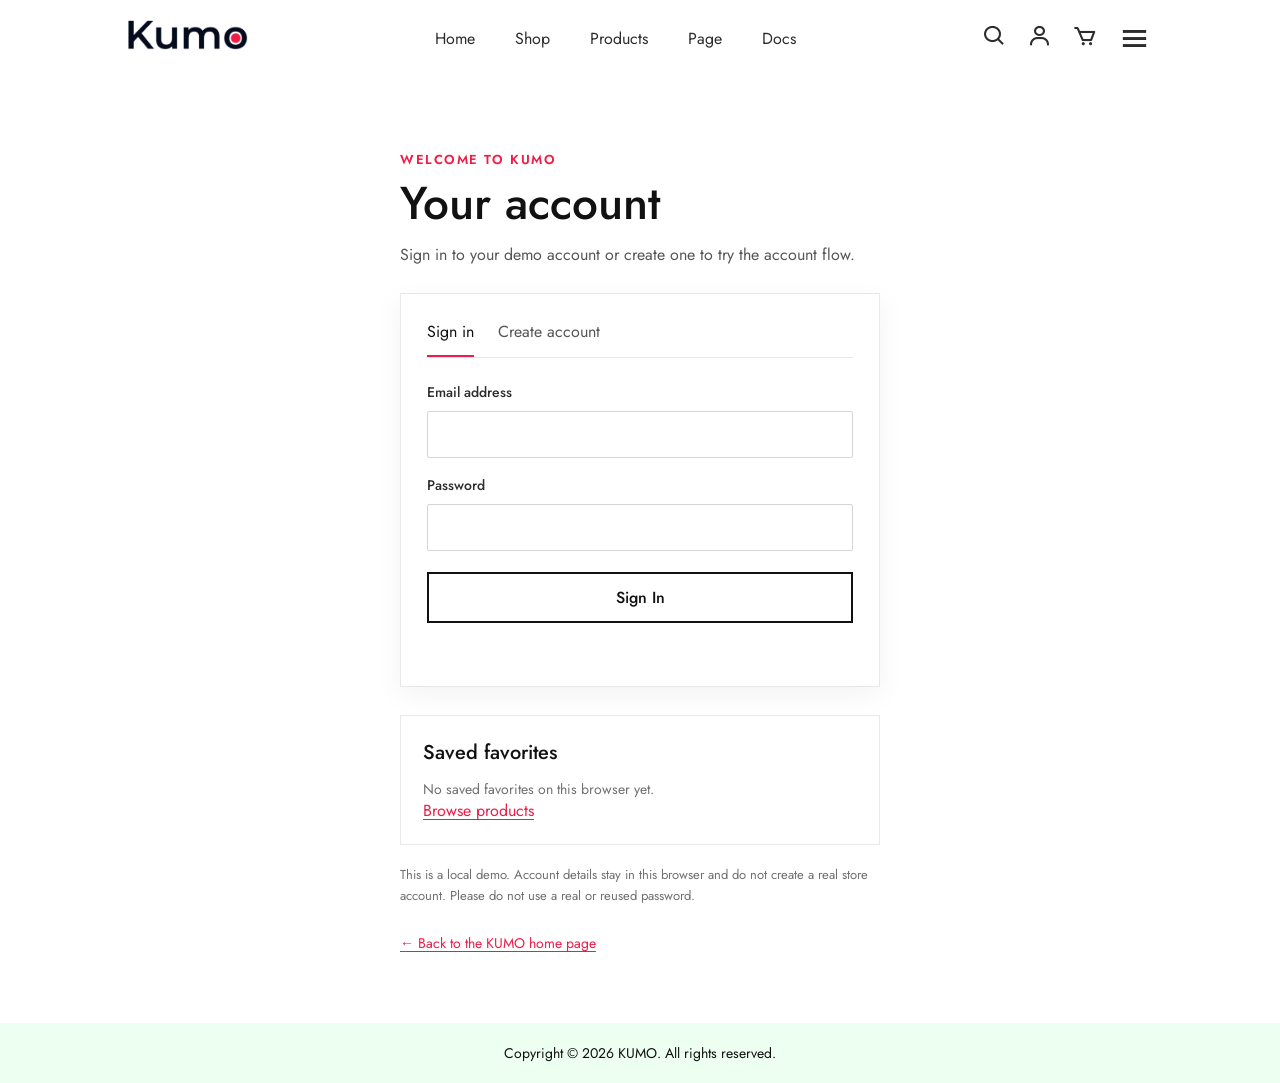
<file: account.html>
<!DOCTYPE html>
<html lang="en">
<head>
    <meta charset="UTF-8">
    <meta name="viewport" content="width=device-width, initial-scale=1.0">
    <meta name="description" content="Sign in or create a KUMO demo account.">
    <title>Account | KUMO</title>
    <link rel="stylesheet" href="style.css">
    <link rel="preconnect" href="https://fonts.googleapis.com">
    <link rel="preconnect" href="https://fonts.gstatic.com" crossorigin>
    <link href="https://fonts.googleapis.com/css2?family=Jost:wght@100;200;300;400;500;600;700&display=swap" rel="stylesheet">
    <link rel="stylesheet" href="https://unpkg.com/boxicons@latest/css/boxicons.min.css">
</head>
<body class="content-page">
    <header>
        <a href="index.html#home" class="logo" aria-label="KUMO home"><img class="logo-img" src="picturess/logo.png" alt="KUMO"></a>
        <ul class="navmenu">
            <li><a href="index.html#home">Home</a></li>
            <li><a href="index.html#trending">Shop</a></li>
            <li><a href="index.html#trending">Products</a></li>
            <li><a href="index.html#updates">Page</a></li>
            <li><a href="docs.html">Docs</a></li>
        </ul>
        <div class="nav-icon">
            <a href="index.html#trending" aria-label="Browse the collection"><i class="bx bx-search" aria-hidden="true"></i></a>
            <a href="account.html" aria-label="Your account"><i class="bx bx-user" aria-hidden="true"></i></a>
            <a href="index.html#trending" aria-label="Browse the collection"><i class="bx bx-cart" aria-hidden="true"></i></a>
            <button class="bx bx-menu icon-button menu-toggle" id="menu-icon" type="button" aria-label="Open menu" aria-expanded="false"></button>
        </div>
    </header>

    <main id="account-page" class="account-content">
        <p class="page-eyebrow">WELCOME TO KUMO</p>
        <h1>Your account</h1>
        <p class="page-intro">Sign in to your demo account or create one to try the account flow.</p>

        <section class="account-card" aria-label="Account access">
            <div class="account-tabs" aria-label="Choose account action">
                <button type="button" data-account-tab="login" aria-pressed="true">Sign in</button>
                <button type="button" data-account-tab="register" aria-pressed="false">Create account</button>
            </div>

            <form id="login-form" data-account-form="login">
                <label for="login-email">Email address</label>
                <input id="login-email" name="email" type="email" autocomplete="email" required>
                <label for="login-password">Password</label>
                <input id="login-password" name="password" type="password" autocomplete="current-password" required>
                <button class="main-btn account-submit" type="submit">Sign in</button>
            </form>

            <form id="register-form" data-account-form="register" hidden>
                <label for="register-name">Full name</label>
                <input id="register-name" name="name" autocomplete="name" required>
                <label for="register-email">Email address</label>
                <input id="register-email" name="email" type="email" autocomplete="email" required>
                <label for="register-password">Password</label>
                <input id="register-password" name="password" type="password" autocomplete="new-password" minlength="8" required>
                <span class="field-help">Use at least 8 characters.</span>
                <label for="register-confirm-password">Confirm password</label>
                <input id="register-confirm-password" name="confirmPassword" type="password" autocomplete="new-password" minlength="8" required>
                <button class="main-btn account-submit" type="submit">Create account</button>
            </form>

            <p id="account-status" class="form-status" role="status" aria-live="polite"></p>
            <div id="account-session" class="account-session" hidden>
                <p>Welcome, <strong data-session-name></strong></p>
                <p><span data-session-email></span></p>
                <button id="account-logout" class="text-button" type="button">Sign out</button>
            </div>
        </section>

        <section id="account-orders" class="account-orders" aria-labelledby="account-orders-title" hidden>
            <h2 id="account-orders-title">Demo order history</h2>
            <div id="order-history-list"></div>
            <p id="order-history-empty" class="account-orders-empty">No demo orders for this email yet.</p>
        </section>

        <section id="account-favorites" class="account-orders" aria-labelledby="account-favorites-title">
            <h2 id="account-favorites-title">Saved favorites</h2>
            <div id="account-favorites-list"></div>
            <p id="account-favorites-empty" class="account-orders-empty">No saved favorites on this browser yet.</p>
            <p><a class="text-button" href="index.html#trending">Browse products</a></p>
        </section>

        <p class="demo-notice">This is a local demo. Account details stay in this browser and do not create a real store account. Please do not use a real or reused password.</p>
        <p class="back-link"><a href="index.html#home">← Back to the KUMO home page</a></p>
    </main>

    <footer class="content-footer">
        <p>Copyright &copy; 2026 KUMO. All rights reserved.</p>
    </footer>
    <script src="java.js"></script>
</body>
</html>
</file>
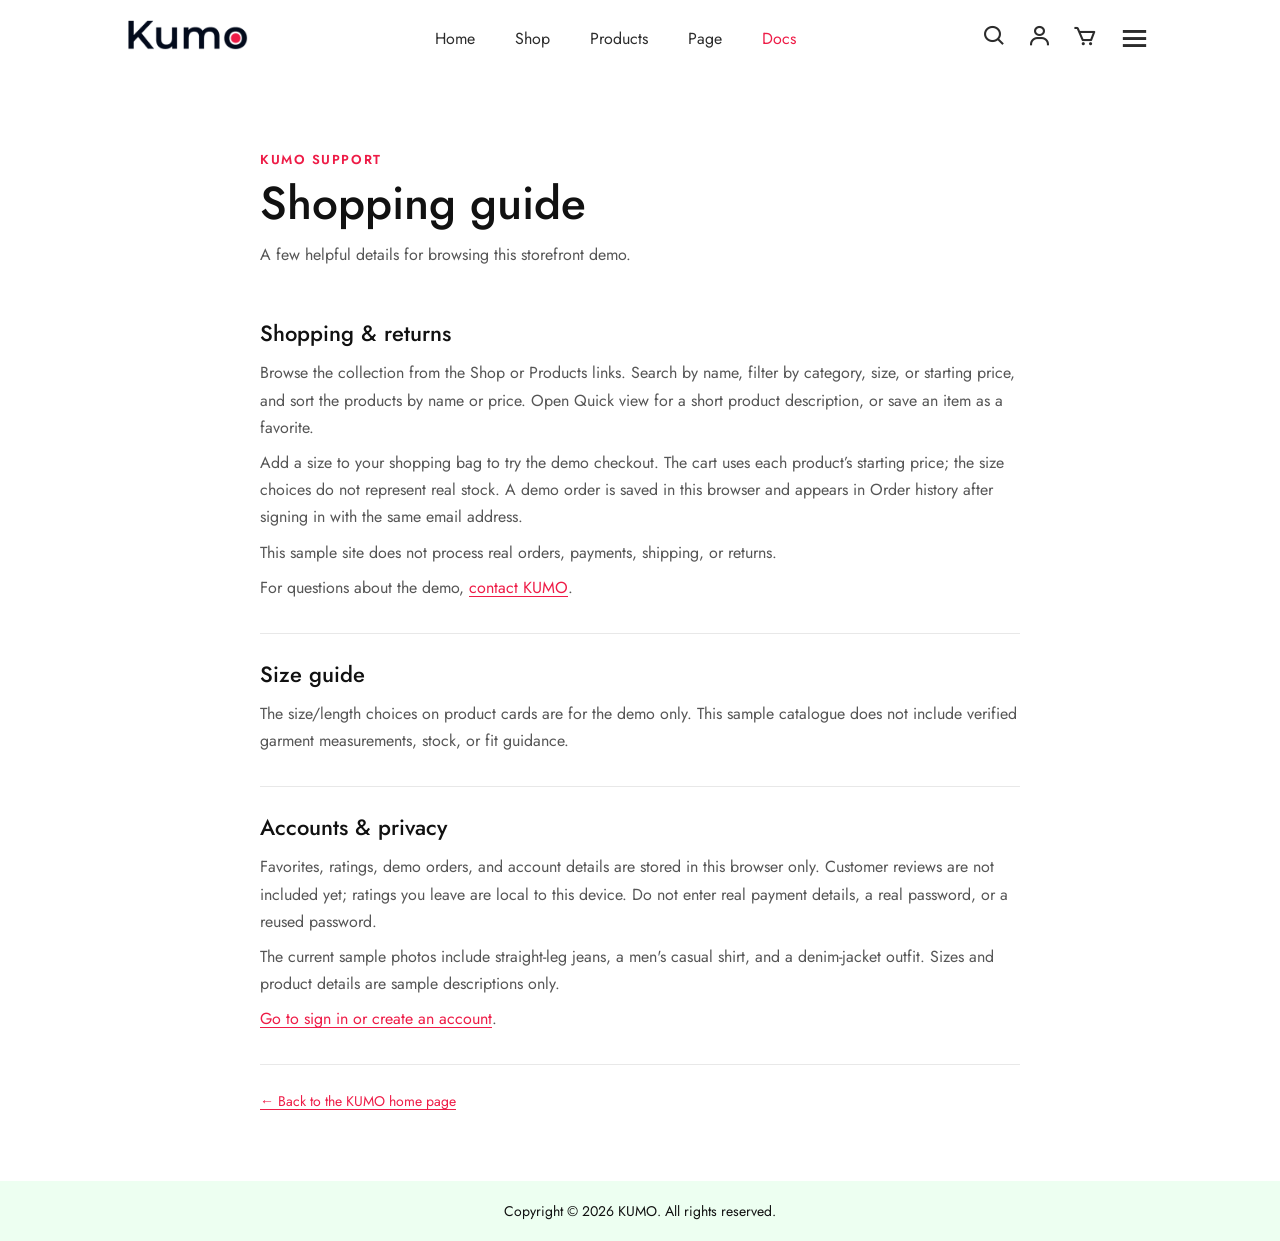
<file: docs.html>
<!DOCTYPE html>
<html lang="en">
<head>
    <meta charset="UTF-8">
    <meta name="viewport" content="width=device-width, initial-scale=1.0">
    <meta name="description" content="KUMO shopping, sizing, returns and account information.">
    <title>Help &amp; shopping guide | KUMO</title>
    <link rel="stylesheet" href="style.css">
    <link rel="preconnect" href="https://fonts.googleapis.com">
    <link rel="preconnect" href="https://fonts.gstatic.com" crossorigin>
    <link href="https://fonts.googleapis.com/css2?family=Jost:wght@100;200;300;400;500;600;700&display=swap" rel="stylesheet">
    <link rel="stylesheet" href="https://unpkg.com/boxicons@latest/css/boxicons.min.css">
</head>
<body class="content-page">
    <header>
        <a href="index.html#home" class="logo" aria-label="KUMO home"><img class="logo-img" src="picturess/logo.png" alt="KUMO"></a>
        <ul class="navmenu">
            <li><a href="index.html#home">Home</a></li>
            <li><a href="index.html#trending">Shop</a></li>
            <li><a href="index.html#trending">Products</a></li>
            <li><a href="index.html#updates">Page</a></li>
            <li><a href="docs.html" aria-current="page">Docs</a></li>
        </ul>
        <div class="nav-icon">
            <a href="index.html#trending" aria-label="Browse the collection"><i class="bx bx-search" aria-hidden="true"></i></a>
            <a href="account.html" aria-label="Sign in or create an account"><i class="bx bx-user" aria-hidden="true"></i></a>
            <a href="index.html#trending" aria-label="Browse the collection"><i class="bx bx-cart" aria-hidden="true"></i></a>
            <button class="bx bx-menu icon-button menu-toggle" id="menu-icon" type="button" aria-label="Open menu" aria-expanded="false"></button>
        </div>
    </header>

    <main class="docs-content">
        <p class="page-eyebrow">KUMO SUPPORT</p>
        <h1>Shopping guide</h1>
        <p class="page-intro">A few helpful details for browsing this storefront demo.</p>

        <section class="docs-section" id="orders">
            <h2>Shopping &amp; returns</h2>
            <p>Browse the collection from the Shop or Products links. Search by name, filter by category, size, or starting price, and sort the products by name or price. Open Quick view for a short product description, or save an item as a favorite.</p>
            <p>Add a size to your shopping bag to try the demo checkout. The cart uses each product’s starting price; the size choices do not represent real stock. A demo order is saved in this browser and appears in Order history after signing in with the same email address.</p>
            <p>This sample site does not process real orders, payments, shipping, or returns.</p>
            <p>For questions about the demo, <a href="mailto:safwanmuhammed576@gmail.com">contact KUMO</a>.</p>
        </section>

        <section class="docs-section" id="sizing">
            <h2>Size guide</h2>
            <p>The size/length choices on product cards are for the demo only. This sample catalogue does not include verified garment measurements, stock, or fit guidance.</p>
        </section>

        <section class="docs-section" id="privacy">
            <h2>Accounts &amp; privacy</h2>
            <p>Favorites, ratings, demo orders, and account details are stored in this browser only. Customer reviews are not included yet; ratings you leave are local to this device. Do not enter real payment details, a real password, or a reused password.</p>
            <p>The current sample photos include straight-leg jeans, a men's casual shirt, and a denim-jacket outfit. Sizes and product details are sample descriptions only.</p>
            <p><a href="account.html">Go to sign in or create an account</a>.</p>
        </section>

        <p class="back-link"><a href="index.html#home">← Back to the KUMO home page</a></p>
    </main>

    <footer class="content-footer">
        <p>Copyright &copy; 2026 KUMO. All rights reserved.</p>
    </footer>
    <script src="java.js"></script>
</body>
</html>
</file>
<file: style.css>
*{
    margin: 0;
    padding: 0;
    box-sizing: border-box;
    scroll-behavior: smooth;
    font-family: 'jost', sans-serif;
    list-style: none;
    text-decoration: none;
}
header{
    position: fixed;
    width: 100%;
    top: 0;
    right: 0;
    z-index: 1000;
    display: flex;
    align-items: center;
    justify-content: space-between;
    padding: 20px 10%;
}
.logo-img{
    max-width: 120px;
    height: auto;
}
.navmenu{
    display: flex;
}
.navmenu a{
    color: #2c2c2c;
    font-size: 16px;
    text-transform: capitalize;
    padding: 10px 20px;
    font-weight: 400;
    transition: all .42s ease;
}
.navmenu a:hover{
    color: #ee1c47;
}
.nav-icon{
    display: flex;
    align-items: center;

}
.nav-icon i{
    margin-right: 20px;
    color: #2c2c2c;
    font-size: 25px;
    font-weight: 400;
    transition: all .42s ease;
}
.nav-icon i:hover{
    transform: scale(1.1);
    color: #ee1c47;
}
#menu-icon{
    font-size: 35px;
    color: #2c2c2c;
    z-index: 10001;
    cursor: pointer;
}
section{
    padding: 5% 10%;

}
.main-home{
    width: 100%;
    height: 100vh;
    background-image: url(picturess/banner-3.png);
    background-position: center;
    background-size: cover;
    display: grid;
    grid-template-columns: repeat(1, 1fr);
    align-items: center;

}
.main-text h5{
    color: #ee1c47;
    font-size: 16px;
    text-transform: capitalize;
    font-weight: 500;

}
.main-text h1{
    color: #000;
    font-size: 65px;
    text-transform: capitalize;
    line-height: 1.1;
    font-weight: 600;
    margin: 6px 0 10px;

}
.main-text p{
    color: #333c56;
    font-size: 20px;
    font-style: italic;
    margin-bottom: 20px;

}
.main-btn{
    display: inline-block;
    color: #111;
    font-size: 16px;
    font-weight: 500;
    text-transform: capitalize;
    border: 2px solid #111;
    padding: 12px 25px;
    transition: all .42s ease;
}
.main-btn:hover{
    background-color: #000;
    color: #fff;

}
.main-btn i{
    vertical-align: middle;
}
.down-arrow{
    position: absolute;
    top: 85%;
    right: 11%;

}
.down i{
    font-size: 30px;
    color: #2c2c2c;
    border: 2px solid #2c2c2c;
    border-radius: 50px;
    padding: 12px 12px;
}
.down i:hover{
    background-color: #2c2c2c;
    color: #fff;
    transition: all .50s ease;

}
header.sticky{
    background: #fff;
    padding: 20px 10%;
    box-shadow: 0px 0px 10px rgb(0 0 0 / 10%);
}

      /*trending-section*/
.centre-text h2{
    color: #111;
    font-size: 28px;
    text-transform: capitalize;
    text-align: center;
    margin-bottom: 30px;
}
.centre-text span{
    color: #ee1c47;
}
.products{
    display: grid;
    grid-template-columns: repeat(auto-fit, minmax(260px, auto));
    gap: 2rem;
}
.row{
    position: relative;
    transition: all .40s;
}
.row img{
    width: 100%;
    height: auto;
    transition: all .40s;
}
.row img:hover{
    transform: scale(0.9);

}
.product-text h5{
    position: absolute;
    top: 13px;
    left: 13px;
    color: #fff;
    font-size: 12px;
    font-weight: 500;
    text-transform: uppercase;
    background-color: #27b737;
    padding: 3px 10px;
    border-radius: 2px;

}
.heart-icon{
    position: absolute;
    right: 0;
    
    font-size: 20px;
    cursor: pointer;
    display: inline-flex;
    align-items: center;
    justify-content: center;
}

.heart-icon i{
    position: relative;
    z-index: 2;
    transition: transform 0.3s ease, color 0.3s ease;
}

.heart-icon i:hover{
    transform: scale(1.15);
}

.heart-icon i.liked{
    color: #ee1c47;
    animation: pop 0.4s ease;
}

@keyframes pop {
    0%   { transform: scale(1); }
    30%  { transform: scale(1.5); }
    50%  { transform: scale(0.85); }
    100% { transform: scale(1); }
}

/* the radiating burst ring */
.heart-icon::before{
    content: "";
    position: absolute;
    top: 50%;
    left: 50%;
    width: 10px;
    height: 10px;
    background: #ee1c47;
    border-radius: 50%;
    transform: translate(-50%, -50%) scale(0);
    opacity: 0;
    z-index: 1;
    pointer-events: none;
}

.heart-icon.burst::before{
    animation: burst 0.5s ease-out;
}

@keyframes burst {
    0%   { transform: translate(-50%, -50%) scale(0);   opacity: 0.6; }
    60%  { transform: translate(-50%, -50%) scale(3.2); opacity: 0.25; }
    100% { transform: translate(-50%, -50%) scale(4.5); opacity: 0; }
}

.ratting{
    display: flex;
    align-items: center;
    gap: 3px;
    min-height: 24px;
    margin: 3px 0;
}
.ratting .rating-star{
    display: inline-flex;
    align-items: center;
    justify-content: center;
    width: 20px;
    height: 24px;
    padding: 1px;
    border: 0;
    background: transparent;
    color: #f27800;
    line-height: 1;
    cursor: pointer;
}
.ratting .rating-star i{
    color: currentColor;
    font-size: 18px;
    transition: color .15s ease, transform .15s ease;
}
.ratting .rating-star:hover i{
    transform: translateY(-1px);
}
.ratting .rating-star:focus-visible{
    outline: 2px solid #ee1c47;
    outline-offset: 2px;
}
.rating-summary{
    margin-left: 5px;
    color: #6b6259;
    font-size: 12px;
    white-space: nowrap;
}
.price h4{
    color: #111;
    font-size: 16px;
    text-transform: capitalize;
    font-weight: 400;
}
.price p{
    color: #151515;
    font-size: 14px;
    font-weight: 600;

}
.client-reviews{
    background-color: #f3f3f3;
}
.reviews{
    text-align: center;
}
.reviews h3{
    color: #111;
    font-size: 25px;
    text-transform: capitalize;
    text-align: center;
    font-weight: 700;
}
.reviews img{
    width: 100px;
    height: auto;
    border-radius: 50%;
    margin: 10px 0;
}
.reviews p{
    color: #707077;
    font-size: 16px;
    font-weight: 400;
    line-height: 25px;
    margin-bottom: 10px;
}
.reviews h2{
    font-size: 22px;
    color: #000;
    font-weight: 400;
    text-transform: capitalize;
    margin-bottom: 2px;
}

/* update section css */
.up-center-text h2{
    text-align: center;
    color: #111;
    font-size: 25px;
    text-transform: capitalize;
    font-weight: 700;
    margin-bottom: 30px;

}
.cart img{
    width: 380px;
    height: auto;
    border-radius: 5px;

}
.update-cart{
    display: grid;
    grid-template-columns: repeat(auto-fit, minmax(380px, 1fr));
    gap: 1rem;

}
.cart h5{
    color: #636863;
    font-size: 14px;
    text-transform: capitalize;
    font-weight: 500;
    object-fit: cover;
}
.cart h4{
    color: #111;
    font-size: 18px;
    font-weight: 600;

}
.cart p{
    color: #707070;
    font-size: 15px;
    max-width: 380px;
    line-height: 25px;
    margin-bottom: 12px;

}

.cart h6{
    color: #151515;
    font-size: 14px;
    font-weight: 500;

}

/*contact-section */

.contact{
    background-color: #f3f3f3;
}
.contact-info{
    display: grid;
    grid-template-columns: repeat(auto-fit, minmax(160px, auto));
    gap: 3rem;
    
}
.first-info img{
    width: 140px;
    height: auto;
}
.contact-info h4{
    color: #212521;
    font-size: 14px;
    text-transform: uppercase;
    margin-bottom: 10px;

}
.contact-info p{
    color: #565656;
    font-size: 14px;
    font-weight: 400;
    text-transform: capitalize;
    line-height: 1.5;
    margin-bottom: 10px;
    cursor: pointer;
    transition: all .42s;

}
.contact-info p:hover{
    color: #ee1c47;
    
}
.social-icon i{
    color: #565656;
    margin-right: 10px;
    font-size: 20px;
    transition: all .42s;

}
.social-icon i:hover{
    transform: scale(1.3);
}
.end-text{
    background-color: #edfff1;
    text-align: center;
    padding: 20px;

}
.end-text p{
    color: #111;
    text-transform: capitalize;

}

/* responsive-css */
@media(max-width:890px){
    header{
        padding: 20px 3%;
        transition: .4s;
    }
}
@media(max-width:630px){
    .main-text{
        font-size: 50px;
        transition: .4s;
    }
    .main-text p{
        font-size: 18px;
        transition: .4s;

    }
    .main-btn{
        padding: 10px 20px;
        transition: .4s;
    }
}

@media(max-width:750px){
    .menu-toggle{
        display: block;
    }
    .navmenu{
        position: absolute;
        top: 100%;
        right: -100%;
        width: 300px;
        height: 130vh;
        background: #edfff1;
        display: flex;
        flex-direction: column;
        align-items: center;
        padding: 120px 30px;
        transition: all .42s;
    }
    .navmenu a{
        display: block;
        margin: 18px 0;

    }
    .navmenu.open{
        right: 0;
    }
}

.icon-button{
    border: 0;
    padding: 0;
    background: transparent;
    color: #2c2c2c;
    cursor: pointer;
    line-height: 1;
}
.icon-button:hover{
    color: #ee1c47;
}
.menu-toggle{
    display: none;
}
.search-panel[hidden],
[hidden]{
    display: none !important;
}
.search-panel{
    position: fixed;
    top: 88px;
    right: 10%;
    z-index: 999;
    display: grid;
    grid-template-columns: minmax(180px, 1fr) auto;
    gap: 8px 12px;
    width: min(420px, 80vw);
    padding: 20px;
    background: #fff;
    box-shadow: 0 8px 24px rgb(0 0 0 / 14%);
}
.search-panel label,
.account-card label{
    grid-column: 1 / -1;
    color: #2c2c2c;
    font-size: 14px;
    font-weight: 500;
}
.search-panel input,
.account-card input{
    width: 100%;
    min-width: 0;
    padding: 11px 12px;
    border: 1px solid #d5d5d5;
    border-radius: 2px;
    color: #222;
    font: inherit;
}
.search-panel .main-btn{
    padding: 9px 16px;
    background: #fff;
    cursor: pointer;
}
.search-status{
    grid-column: 1 / -1;
    min-height: 1.25em;
    color: #565656;
    font-size: 14px;
}
.account-orders{
    margin-top: 28px;
    padding: 22px;
    border: 1px solid #e8e8e8;
    background: #fff;
}
.account-orders h2{
    margin-bottom: 12px;
    color: #111;
    font-size: 20px;
    font-weight: 500;
}
.account-orders-empty{
    color: #707070;
    font-size: 14px;
}
.account-order{
    display: grid;
    gap: 5px;
    padding: 14px 0;
    border-top: 1px solid #e8e8e8;
    color: #565656;
    font-size: 14px;
    line-height: 1.5;
}
.account-order h3{
    color: #111;
    font-size: 15px;
    font-weight: 500;
}
.account-order strong{
    color: #111;
}
.products .row[hidden]{
    display: none !important;
}
.product-tools{
    display: flex;
    flex-wrap: wrap;
    align-items: end;
    gap: 12px;
    margin: 0 0 26px;
}
.product-tools label{
    display: grid;
    gap: 5px;
    color: #565656;
    font-size: 12px;
}
.product-tools select{
    min-width: 128px;
    padding: 9px 10px;
    border: 1px solid #d5d5d5;
    border-radius: 2px;
    background: #fff;
    color: #2c2c2c;
    font: inherit;
    font-size: 14px;
}
.filter-toggle,
.filter-reset,
.product-details-button{
    padding: 8px 12px;
    border: 1px solid #2c2c2c;
    background: transparent;
    color: #2c2c2c;
    font: inherit;
    font-size: 13px;
    cursor: pointer;
    transition: all .2s ease;
}
.filter-toggle[aria-pressed="true"],
.filter-toggle:hover,
.filter-reset:hover,
.product-details-button:hover{
    background: #2c2c2c;
    color: #fff;
}
.filter-status,
.catalog-note{
    width: 100%;
    color: #707070;
    font-size: 13px;
}
.catalog-note{
    margin-top: 20px;
    line-height: 1.6;
}
.heart-icon[aria-pressed="true"]{
    color: #ee1c47;
}
.heart-icon:focus-visible{
    outline: 2px solid #ee1c47;
    outline-offset: 3px;
}
.details-backdrop{
    position: fixed;
    inset: 0;
    z-index: 1200;
    background: rgb(0 0 0 / 45%);
}
.product-details{
    position: fixed;
    top: 50%;
    left: 50%;
    z-index: 1201;
    display: grid;
    grid-template-columns: minmax(0, 1fr) minmax(0, 1fr);
    gap: 28px;
    width: min(760px, 90vw);
    max-height: 88vh;
    max-height: 88dvh;
    overflow-y: auto;
    padding: 28px;
    background: #fff;
    box-shadow: 0 12px 40px rgb(0 0 0 / 18%);
    transform: translate(-50%, -50%);
}
.product-details > img{
    width: 100%;
    max-height: 65vh;
    object-fit: contain;
    background: #f3f3f3;
}
.details-copy{
    align-self: center;
}
.details-copy h2{
    color: #111;
    font-size: 28px;
    font-weight: 500;
    line-height: 1.2;
}
.details-copy > p:not(.page-eyebrow){
    margin-top: 14px;
    color: #565656;
    font-size: 15px;
    line-height: 1.65;
}
.details-copy .details-price{
    color: #111 !important;
    font-weight: 600;
}
.details-copy .details-size-note{
    font-size: 13px !important;
}
.details-close{
    position: absolute;
    top: 10px;
    right: 12px;
    z-index: 1;
    font-size: 27px;
}
.details-shop{
    margin-top: 18px;
    background: #fff;
    cursor: pointer;
}
.navmenu a[aria-current="page"]{
    color: #ee1c47;
}
.contact-info a{
    color: inherit;
}
.contact-info a:hover{
    color: #ee1c47;
}

.content-page{
    min-height: 100vh;
    display: flex;
    flex-direction: column;
    background: #fff;
}
.account-content,
.docs-content{
    width: min(760px, 90%);
    margin: 0 auto;
    padding: 150px 0 70px;
    flex: 1;
}
.account-content{
    width: min(480px, 90%);
}
.page-eyebrow{
    margin-bottom: 8px;
    color: #ee1c47;
    font-size: 13px;
    font-weight: 600;
    letter-spacing: .12em;
}
.account-content h1,
.docs-content h1{
    color: #111;
    font-size: clamp(32px, 5vw, 46px);
    font-weight: 500;
    line-height: 1.15;
}
.page-intro{
    margin: 12px 0 26px;
    color: #565656;
    font-size: 16px;
    line-height: 1.6;
}
.account-card{
    padding: 26px;
    border: 1px solid #e8e8e8;
    background: #fff;
    box-shadow: 0 8px 28px rgb(0 0 0 / 5%);
}
.account-tabs{
    display: flex;
    gap: 24px;
    margin-bottom: 24px;
    border-bottom: 1px solid #e8e8e8;
}
.account-tabs button{
    padding: 0 0 12px;
    border: 0;
    border-bottom: 2px solid transparent;
    background: transparent;
    color: #565656;
    font: inherit;
    cursor: pointer;
}
.account-tabs button[aria-pressed="true"]{
    border-bottom-color: #ee1c47;
    color: #111;
}
.account-card form{
    display: grid;
    grid-template-columns: 1fr;
    gap: 9px;
}
.account-card form label:not(:first-child){
    margin-top: 8px;
}
.field-help{
    margin-top: -5px;
    color: #707070;
    font-size: 13px;
}
.account-submit{
    margin-top: 12px;
    background: #fff;
    cursor: pointer;
}
.form-status{
    min-height: 1.5em;
    margin-top: 16px;
    color: #287c35;
    font-size: 14px;
}
.form-status.is-error{
    color: #b42335;
}
.account-session{
    padding: 14px;
    background: #f3f3f3;
    color: #2c2c2c;
    font-size: 14px;
}
.account-session p{
    overflow-wrap: anywhere;
}
.text-button,
.back-link a,
.docs-section a{
    padding: 0;
    border: 0;
    background: none;
    color: #ee1c47;
    font: inherit;
    text-decoration: underline;
    text-underline-offset: 3px;
    cursor: pointer;
}
.text-button{
    margin-top: 8px;
}
.demo-notice{
    margin-top: 20px;
    color: #707070;
    font-size: 13px;
    line-height: 1.6;
}
.back-link{
    margin-top: 26px;
    font-size: 14px;
}
.docs-section{
    padding: 24px 0;
    border-bottom: 1px solid #e8e8e8;
}
.docs-section h2{
    margin-bottom: 10px;
    color: #111;
    font-size: 22px;
    font-weight: 500;
}
.docs-section p{
    margin: 8px 0;
    color: #565656;
    font-size: 16px;
    line-height: 1.7;
}
.content-footer{
    padding: 20px;
    background: #edfff1;
    color: #111;
    text-align: center;
    font-size: 14px;
}

    @media(max-width:750px){
        .menu-toggle{
            display: block;
        }
        header{
            padding: 16px 5%;
        }
        .nav-icon i{
            margin-right: 12px;
            font-size: 23px;
        }
        .search-panel{
            top: 76px;
            right: 5%;
        }
        .account-content,
        .docs-content{
            padding-top: 120px;
        }
    }
    @media(max-width:390px){
        .logo-img{
            max-width: 95px;
        }
        .nav-icon i{
            margin-right: 8px;
            font-size: 21px;
        }
        .menu-toggle{
            font-size: 30px !important;
        }
        .account-card{
            padding: 20px;
        }
    }

.product-buy-controls{
    display: flex;
    flex-wrap: wrap;
    align-items: center;
    gap: 8px;
    margin-top: 8px;
}
.product-size-label{
    color: #565656;
    font-size: 13px;
}
.product-size{
    min-width: 112px;
    padding: 6px 8px;
    border: 1px solid #d5d5d5;
    border-radius: 2px;
    background: #fff;
    color: #2c2c2c;
    font: inherit;
    font-size: 13px;
}
.add-to-cart{
    margin-top: 8px;
    padding: 7px 12px;
    border: 1px solid #2c2c2c;
    background: transparent;
    color: #2c2c2c;
    font: inherit;
    font-size: 13px;
    cursor: pointer;
    transition: all .25s ease;
}
.add-to-cart:hover,
.add-to-cart:focus-visible{
    background: #2c2c2c;
    color: #fff;
}
.add-to-cart:disabled{
    border-color: #bdbdbd;
    color: #888;
    cursor: not-allowed;
}
.cart-toggle{
    position: relative;
    display: inline-flex;
    align-items: center;
    justify-content: center;
    margin-right: 20px;
}
.cart-toggle .bx-cart{
    margin: 0;
}
.cart-count{
    position: absolute;
    top: -7px;
    right: -9px;
    min-width: 17px;
    height: 17px;
    padding: 0 4px;
    border-radius: 50%;
    background: #ee1c47;
    color: #fff;
    font-size: 11px;
    line-height: 17px;
    text-align: center;
}
.cart-backdrop{
    position: fixed;
    inset: 0;
    z-index: 1100;
    background: rgb(0 0 0 / 38%);
}
.cart-panel{
    position: fixed;
    top: 0;
    right: 0;
    z-index: 1101;
    width: min(440px, 100%);
    height: 100vh;
    height: 100dvh;
    overflow-y: auto;
    padding: 28px;
    background: #fff;
    box-shadow: -8px 0 28px rgb(0 0 0 / 12%);
}
.cart-heading{
    display: flex;
    align-items: center;
    justify-content: space-between;
    padding-bottom: 18px;
    border-bottom: 1px solid #e8e8e8;
}
.cart-heading h2{
    color: #111;
    font-size: 23px;
    font-weight: 500;
}
.cart-close{
    font-size: 28px;
}
.cart-status{
    margin-top: 12px;
    color: #565656;
    font-size: 14px;
}
.cart-status.is-error{
    color: #b42335;
}
.cart-items{
    display: grid;
}
.cart-item{
    display: flex;
    align-items: center;
    justify-content: space-between;
    gap: 12px;
    padding: 18px 0;
    border-bottom: 1px solid #e8e8e8;
}
.cart-item-details{
    min-width: 0;
}
.cart-item-details h3{
    color: #222;
    font-size: 15px;
    font-weight: 500;
}
.cart-item-details p,
.cart-empty,
.cart-disclaimer,
.checkout-note{
    margin-top: 5px;
    color: #707070;
    font-size: 13px;
    line-height: 1.5;
}
.keep-shopping{
    margin: 14px 0 0;
}
.cart-item-controls{
    display: flex;
    flex-shrink: 0;
    align-items: center;
    gap: 9px;
}
.cart-item-controls button{
    min-width: 28px;
    min-height: 28px;
    border: 1px solid #d5d5d5;
    background: #fff;
    color: #222;
    font: inherit;
    cursor: pointer;
}
.cart-item-controls .cart-remove{
    width: auto;
    border: 0;
    color: #ee1c47;
    font-size: 12px;
    text-decoration: underline;
}
.cart-total{
    display: flex;
    justify-content: space-between;
    margin-top: 20px;
    padding-top: 16px;
    border-top: 1px solid #e8e8e8;
    color: #111;
}
.cart-total strong{
    font-weight: 600;
}
.cart-checkout{
    width: 100%;
    margin-top: 16px;
    background: #fff;
    cursor: pointer;
}
.cart-checkout:disabled{
    border-color: #bdbdbd;
    color: #888;
    cursor: not-allowed;
}
.checkout-form{
    display: grid;
    gap: 9px;
    margin-top: 24px;
    padding-top: 20px;
    border-top: 1px solid #e8e8e8;
}
.checkout-form h3{
    margin-bottom: 4px;
    color: #111;
    font-size: 18px;
    font-weight: 500;
}
.checkout-form label{
    color: #2c2c2c;
    font-size: 14px;
}
.checkout-form input,
.checkout-form textarea{
    width: 100%;
    padding: 10px 12px;
    border: 1px solid #d5d5d5;
    border-radius: 2px;
    color: #222;
    font: inherit;
}
.checkout-form textarea{
    resize: vertical;
}
.order-confirmation{
    margin-top: 20px;
    padding: 14px;
    background: #edfff1;
    color: #216b2c;
    font-size: 14px;
    line-height: 1.6;
}
@media(max-width:750px){
    .cart-toggle{
        margin-right: 12px;
    }
}
@media(max-width:630px){
    .update-cart{
        grid-template-columns: minmax(0, 1fr);
    }
    .cart img{
        width: 100%;
        max-width: 380px;
    }
    .product-details{
        grid-template-columns: minmax(0, 1fr);
        gap: 16px;
        padding: 22px;
    }
    .product-details > img{
        max-height: 35vh;
    }
    .details-copy h2{
        font-size: 23px;
    }
}
@media(max-width:390px){
    .cart-panel{
        padding: 22px 18px;
    }
    .cart-item{
        align-items: flex-start;
        flex-direction: column;
    }
    .product-tools{
        align-items: stretch;
    }
    .product-tools label,
    .product-tools select{
        width: 100%;
    }
}
</file>
